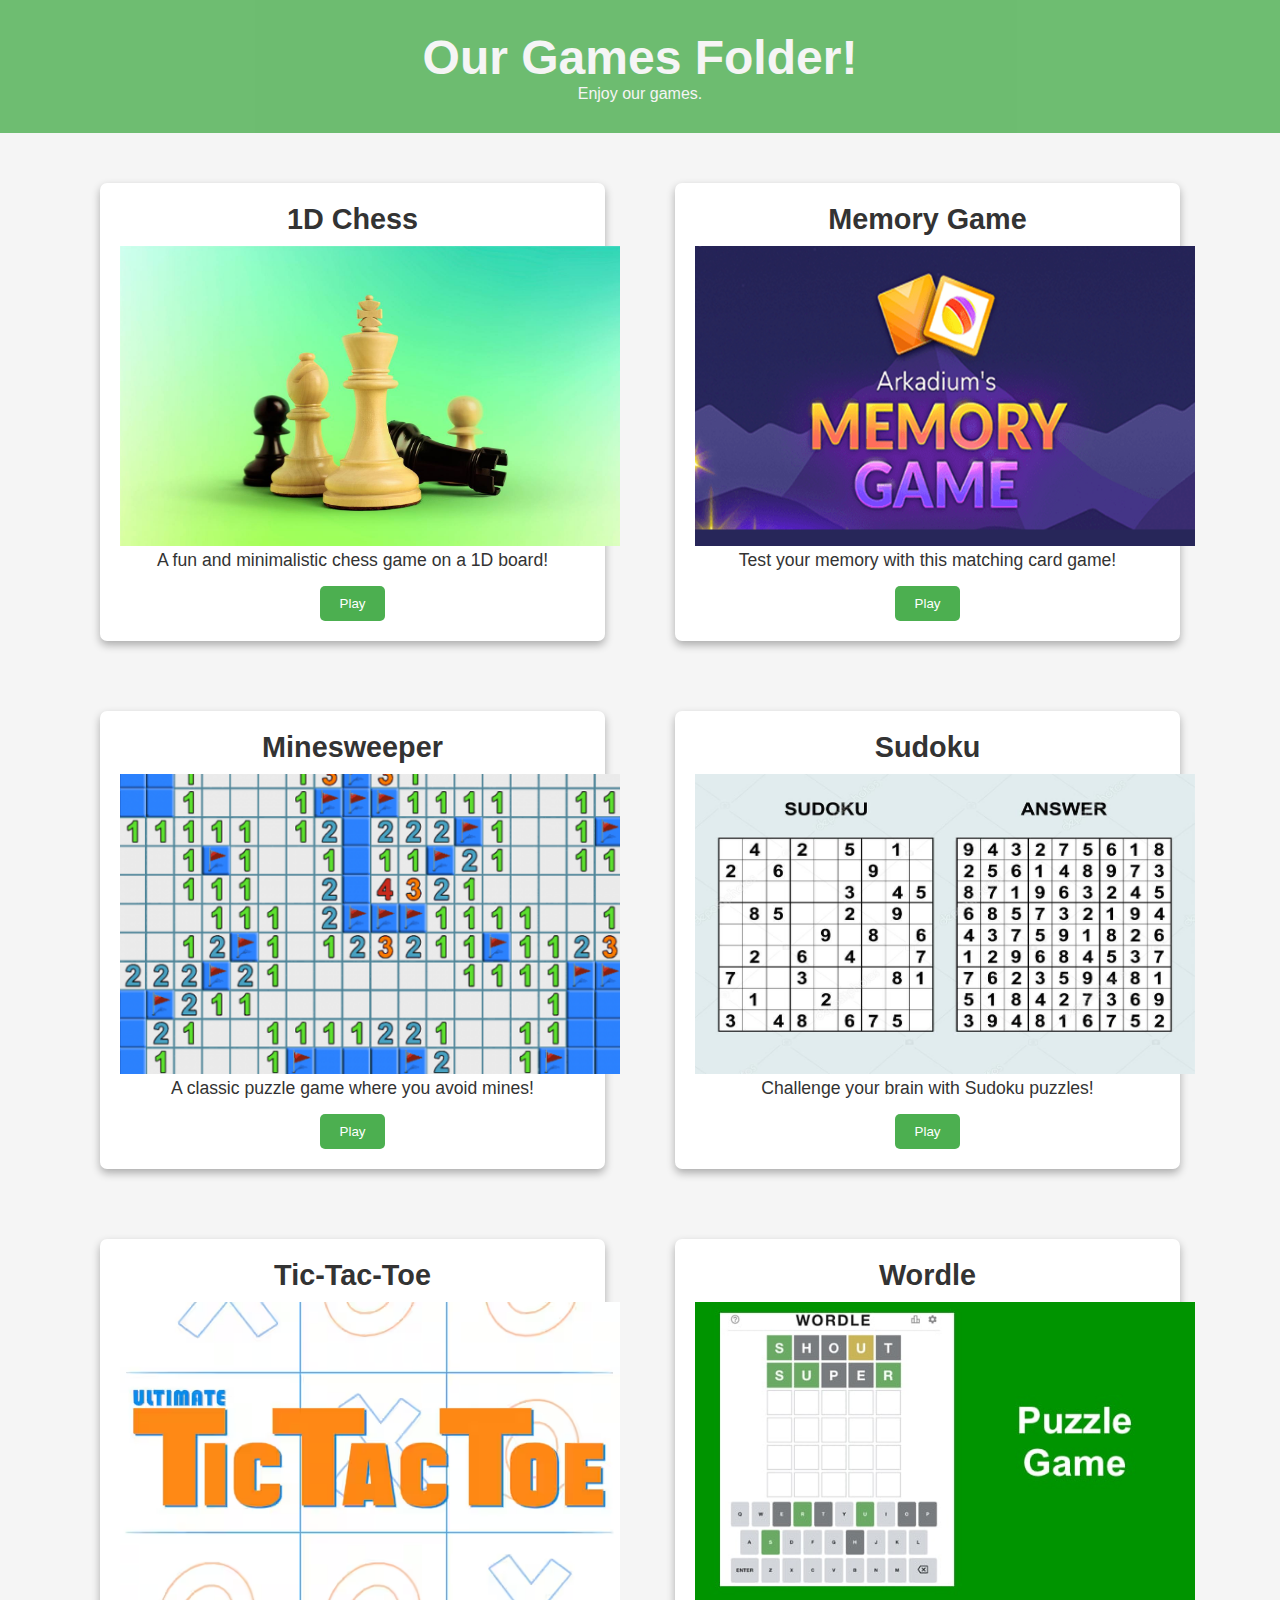
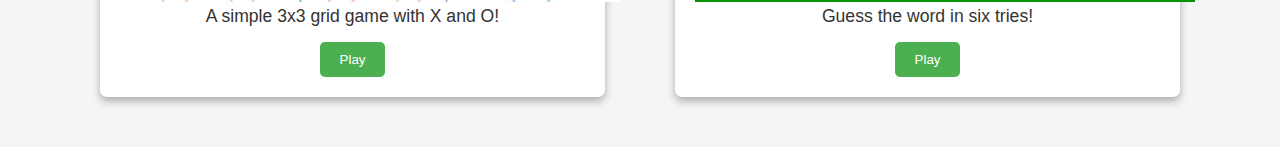
<file: index.htm>
<!DOCTYPE html>
<html lang="en">
<head>
  <meta charset="UTF-8">
  <meta name="viewport" content="width=device-width, initial-scale=1.0">
  <title>Games Folder</title>
  <link rel="shortcut icon" type="x-icon" href="images/icon.png">
  <link rel="stylesheet" href="style.css">
</head>
<body>
  <header>
    <h1>Our Games Folder!</h1>
    <p>Enjoy our games.</p> 
  </header>

  <main>
    <section class="games">
      <!-- 1D Chess Game -->
      <div class="game-card" id="game1">
        <h2>1D Chess</h2>
        <img src="Main-Page/images/chess.jpg" alt="1D Chess" />
        <p>A fun and minimalistic chess game on a 1D board!</p>
        <a href="1D-Chess-main/index.html" target="_blank">  
            <button>Play</button>
        </a>
      </div>

      <!-- Memory Game -->
      <div class="game-card" id="game2">
        <h2>Memory Game</h2>
        <img src="Main-Page/images/memory.png" alt="Memory Game" />
        <p>Test your memory with this matching card game!</p>
        <a href="Memory-Game-main/index.html" target="_blank">
            <button>Play</button>
        </a>
      </div>

      <!-- Minesweeper Game -->
      <div class="game-card" id="game3">
        <h2>Minesweeper</h2>
        <img src="Main-Page/images/minesweeper.png" alt="Minesweeper" />
        <p>A classic puzzle game where you avoid mines!</p>
        <a href="Minesweeper-main/index.html" target="_blank">
            <button>Play</button>
        </a>
      </div>

      <!-- Sudoku Game -->
      <div class="game-card" id="game4">
        <h2>Sudoku</h2>
        <img src="Main-Page/images/sudoku.jpg" alt="Sudoku" />
        <p>Challenge your brain with Sudoku puzzles!</p>
        <a href="sudoku-game-main/index.html" target="_blank">
            <button>Play</button>
        </a>
      </div>

      <!-- Tic-Tac-Toe Game -->
      <div class="game-card" id="game5">
        <h2>Tic-Tac-Toe</h2>
        <img src="Main-Page/images/tic-tac-toe.avif" alt="Tic-Tac-Toe" />
        <p>A simple 3x3 grid game with X and O!</p>
        <a href="TIC-TAC-TOE-main/index.html" target="_blank">
            <button>Play</button>
        </a>
      </div>

      <!-- Wordle Game -->
      <div class="game-card">
        <h2>Wordle</h2>
        <img src="Main-Page/images/wordle.jpg" alt="Wordle" />
        <p>Guess the word in six tries!</p>
        <a href="Wordle-game-main/Wordle.html" target="_blank">
            <button>Play</button>
        </a>
      </div>
    </section>
  </main>

</body>
</html>
</file>
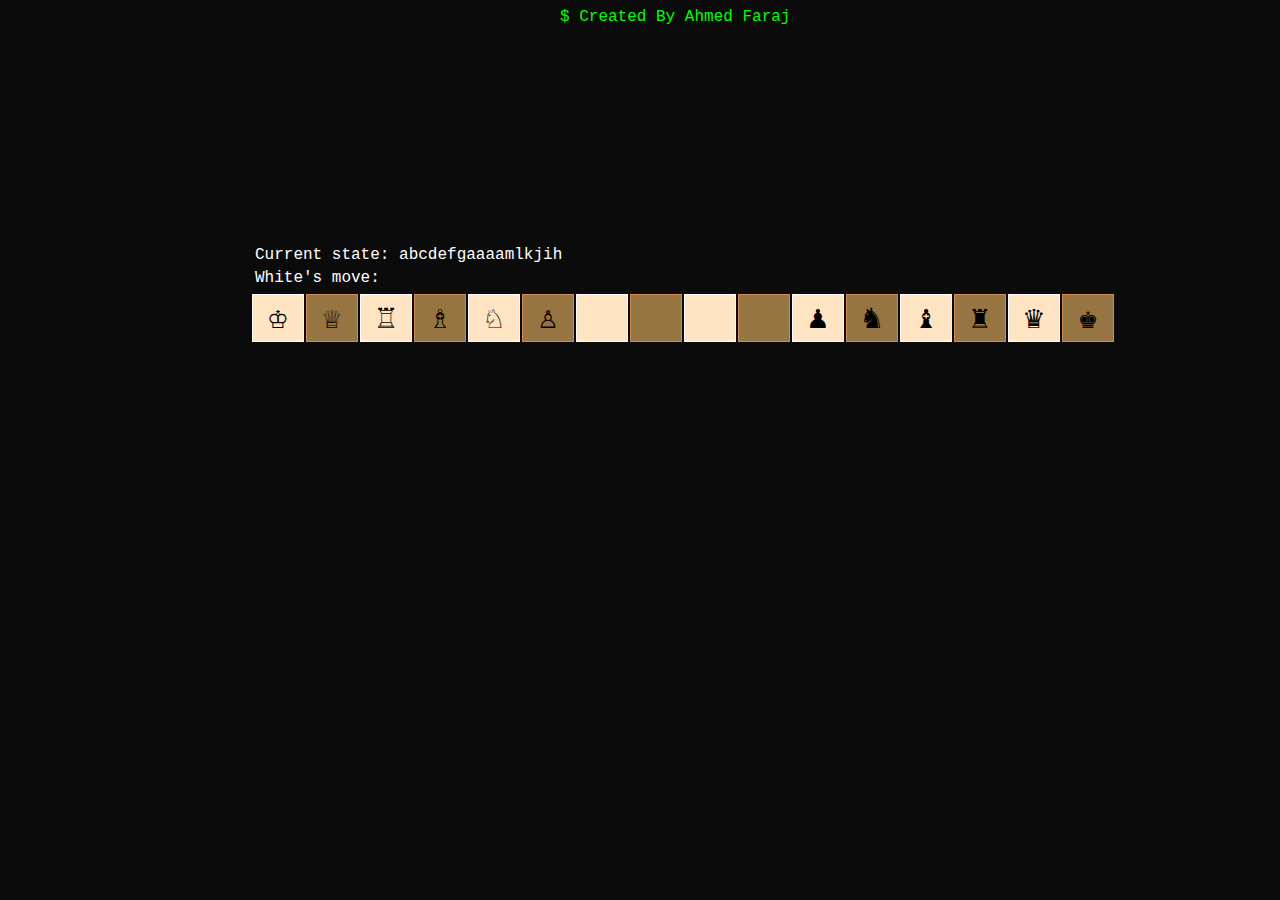
<file: 1D-Chess-main/index.html>
<html lang="en">
  <head>
    <title>1D Chess</title>
    <meta charset="UTF-8">
    <meta name="viewport" content="width=device-width, initial-scale=1.0">
    <link rel="stylesheet" href="chess.css" />

  </head>
  <body id="main">
    <div class="Ahmed_Faraj">$ Created By Ahmed Faraj</div>
  </body>
  <script src="chess.js"></script>
</html>

<!DOCTYPE html>
<html lang="en">
<head>
  
  
</head>
<body>
  
</body>
</html>
</file>
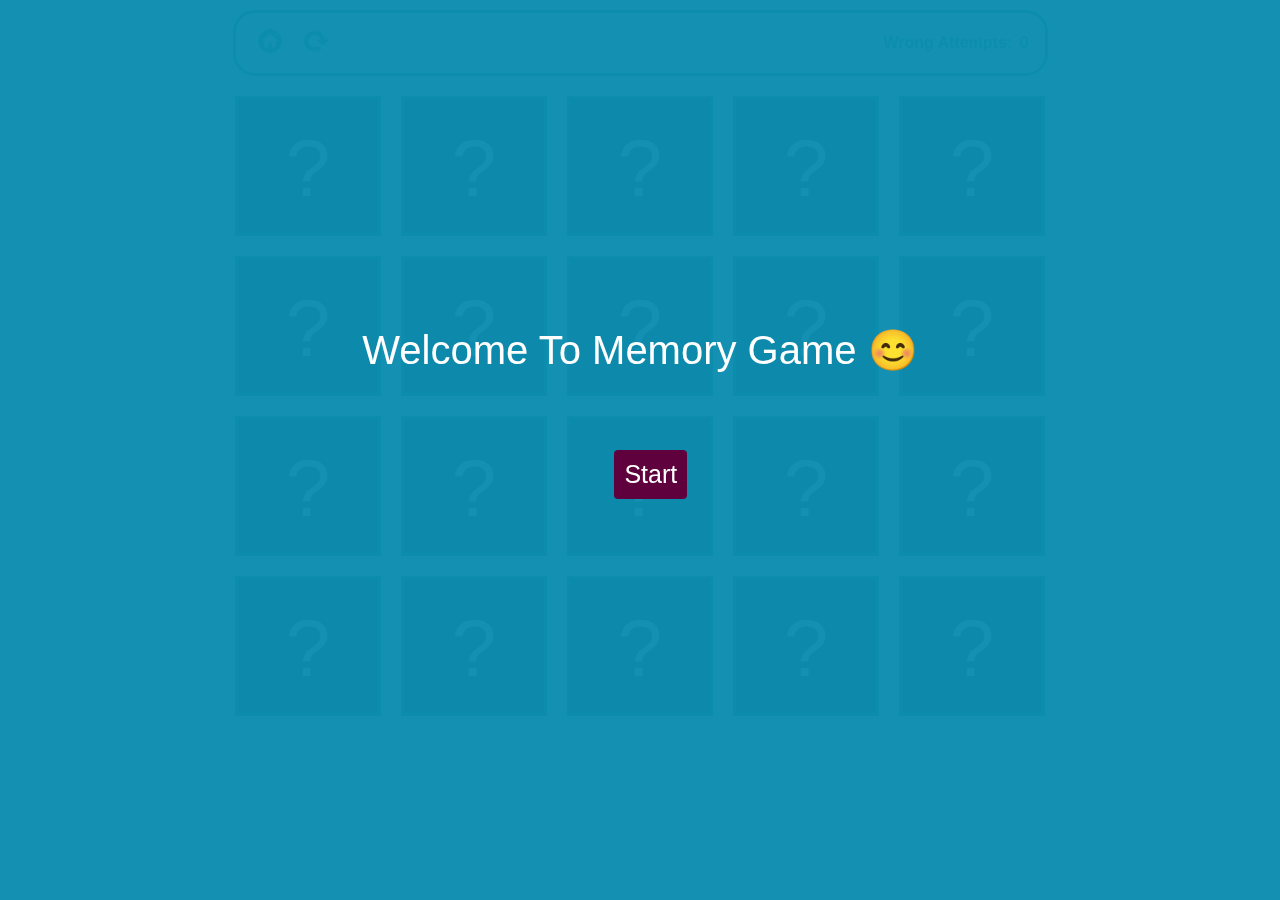
<file: Memory-Game-main/index.html>
<!DOCTYPE html>
<html lang="en">

<head>
    <meta charset="UTF-8">
    <meta name="viewport" content="width=device-width, initial-scale=1.0">
    <title>Memory Game</title>
    <link rel="stylesheet" href="memoryGame.css">
</head>

<body>
    <div class="start">
        <div>Welcome To Memory Game &#x1F60A;</div>
        <span>Start</span>
    </div>
    <div class="head">
        <div class="left-sec">
            <span><a href="../index.html"><img id="home" src="Icons/homeIcon.png" alt="home page"></a></span>
            <span><a href="index.html"><img id="repeat" src="Icons/reload.png" alt=""></a></span>
        </div>
        <div class="right-sec">
            Wrong Attempts: <span>0</span>
        </div>
    </div>
    <div class="game-blocks">
        <div class="block" data-prog="java">
            <div class="face front"></div>
            <div class="face back">
                <img src="Icons/java.png" alt="java">
            </div>
        </div>
        <div class="block" data-prog="java">
            <div class="face front"></div>
            <div class="face back">
                <img src="Icons/java.png" alt="java">
            </div>
        </div>
        <div class="block" data-prog="py">
            <div class="face front"></div>
            <div class="face back">
                <img src="Icons/python.png" alt="py">
            </div>
        </div>
        <div class="block" data-prog="py">
            <div class="face front"></div>
            <div class="face back">
                <img src="Icons/python.png" alt="py">
            </div>
        </div>
        <div class="block" data-prog="html">
            <div class="face front"></div>
            <div class="face back">
                <img src="Icons/html-5.png" alt="html">
            </div>
        </div>
        <div class="block" data-prog="html">
            <div class="face front"></div>
            <div class="face back">
                <img src="Icons/html-5.png" alt="html">
            </div>
        </div>
        <div class="block" data-prog="swift">
            <div class="face front"></div>
            <div class="face back">
                <img src="Icons/swift.png" alt="swift">
            </div>
        </div>
        <div class="block" data-prog="swift">
            <div class="face front"></div>
            <div class="face back">
                <img src="Icons/swift.png" alt="swift">
            </div>
        </div>
        <div class="block" data-prog="cpp">
            <div class="face front"></div>
            <div class="face back">
                <img src="Icons/c-.png" alt="c-">
            </div>
        </div>
        <div class="block" data-prog="cpp">
            <div class="face front"></div>
            <div class="face back">
                <img src="Icons/c-.png" alt="c-">
            </div>
        </div>
        <div class="block" data-prog="css">
            <div class="face front"></div>
            <div class="face back">
                <img src="Icons/css-3.png" alt="css">
            </div>
        </div>
        <div class="block" data-prog="css">
            <div class="face front"></div>
            <div class="face back">
                <img src="Icons/css-3.png" alt="css">
            </div>
        </div>
        <div class="block" data-prog="c-sharp">
            <div class="face front"></div>
            <div class="face back">
                <img src="Icons/c-sharp.png" alt="c-sharp">
            </div>
        </div>
        <div class="block" data-prog="c-sharp">
            <div class="face front"></div>
            <div class="face back">
                <img src="Icons/c-sharp.png" alt="c-sharp">
            </div>
        </div>
        <div class="block" data-prog="php">
            <div class="face front"></div>
            <div class="face back">
                <img src="Icons/php.png" alt="php">
            </div>
        </div>
        <div class="block" data-prog="php">
            <div class="face front"></div>
            <div class="face back">
                <img src="Icons/php.png" alt="php">
            </div>
        </div>
        <div class="block" data-prog="js">
            <div class="face front"></div>
            <div class="face back">
                <img src="Icons/js.png" alt="js">
            </div>
        </div>
        <div class="block" data-prog="js">
            <div class="face front"></div>
            <div class="face back">
                <img src="Icons/js.png" alt="js">
            </div>
        </div>
        <div class="block" data-prog="typescript">
            <div class="face front"></div>
            <div class="face back">
                <img src="Icons/typescript.png" alt="ts">
            </div>
        </div>
        <div class="block" data-prog="typescript">
            <div class="face front"></div>
            <div class="face back">
                <img src="Icons/typescript.png" alt="ts">
            </div>
        </div>
    </div>
    <script src="memoryGame.js" defer></script>

</body>

</html>
</file>
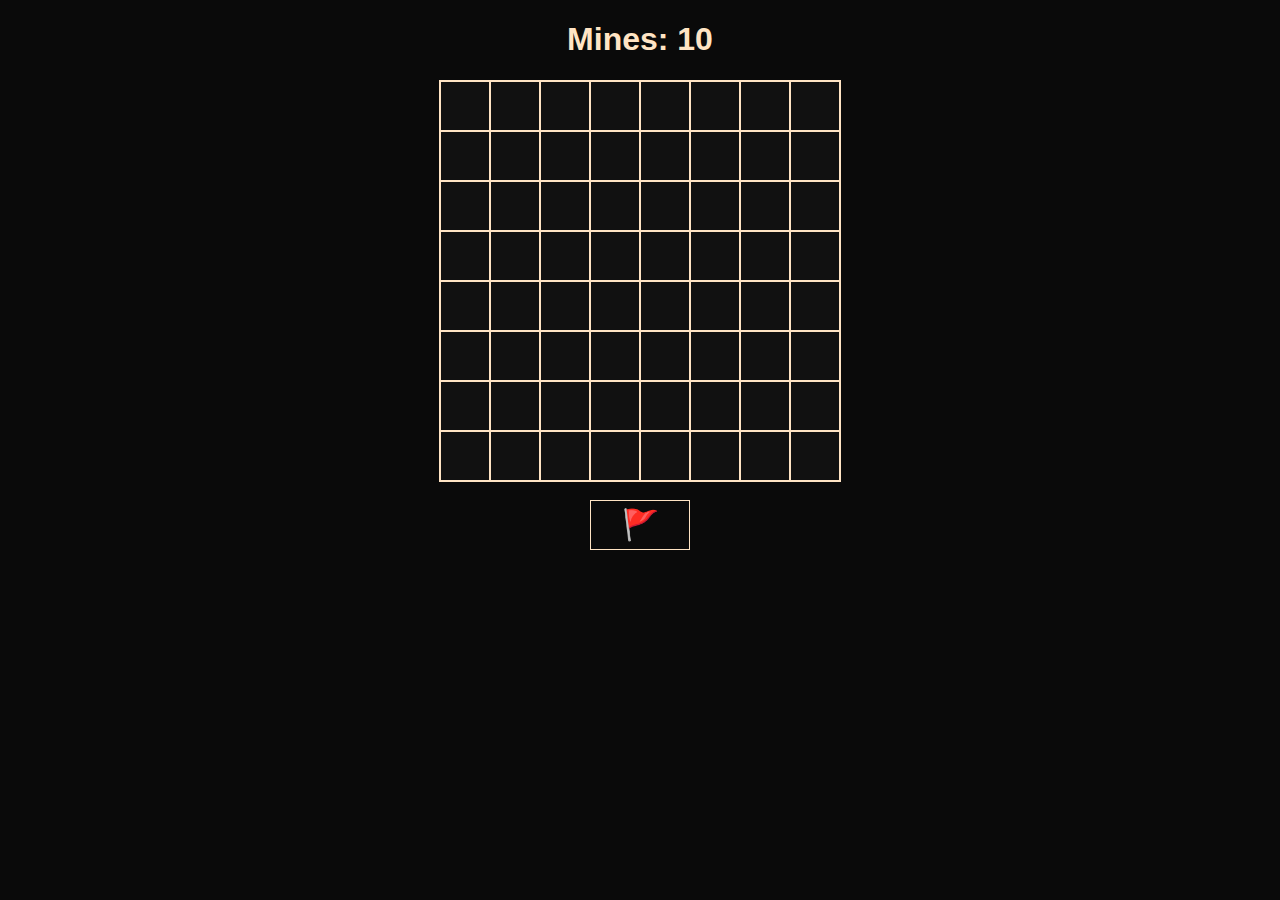
<file: Minesweeper-main/index.html>
<!DOCTYPE html>
<html>
    <head>
        <meta charset="UTF-8">
        <meta name="viewport" content="width=device-width, initial-scale=1.0">
        <title>Minesweeper By Ahmed Faraj</title>
        <link rel="stylesheet" href="minesweeper.css">
        <script src="minesweeper.js"></script>
    </head>

    <body>
        <h1><span class="texted">Mines: </span><span id="mines-count">0</span></h1>
        <div id="board"></div>
        <br>
        <button id="flag-button">🚩</button>
    </body>
</html>
</file>
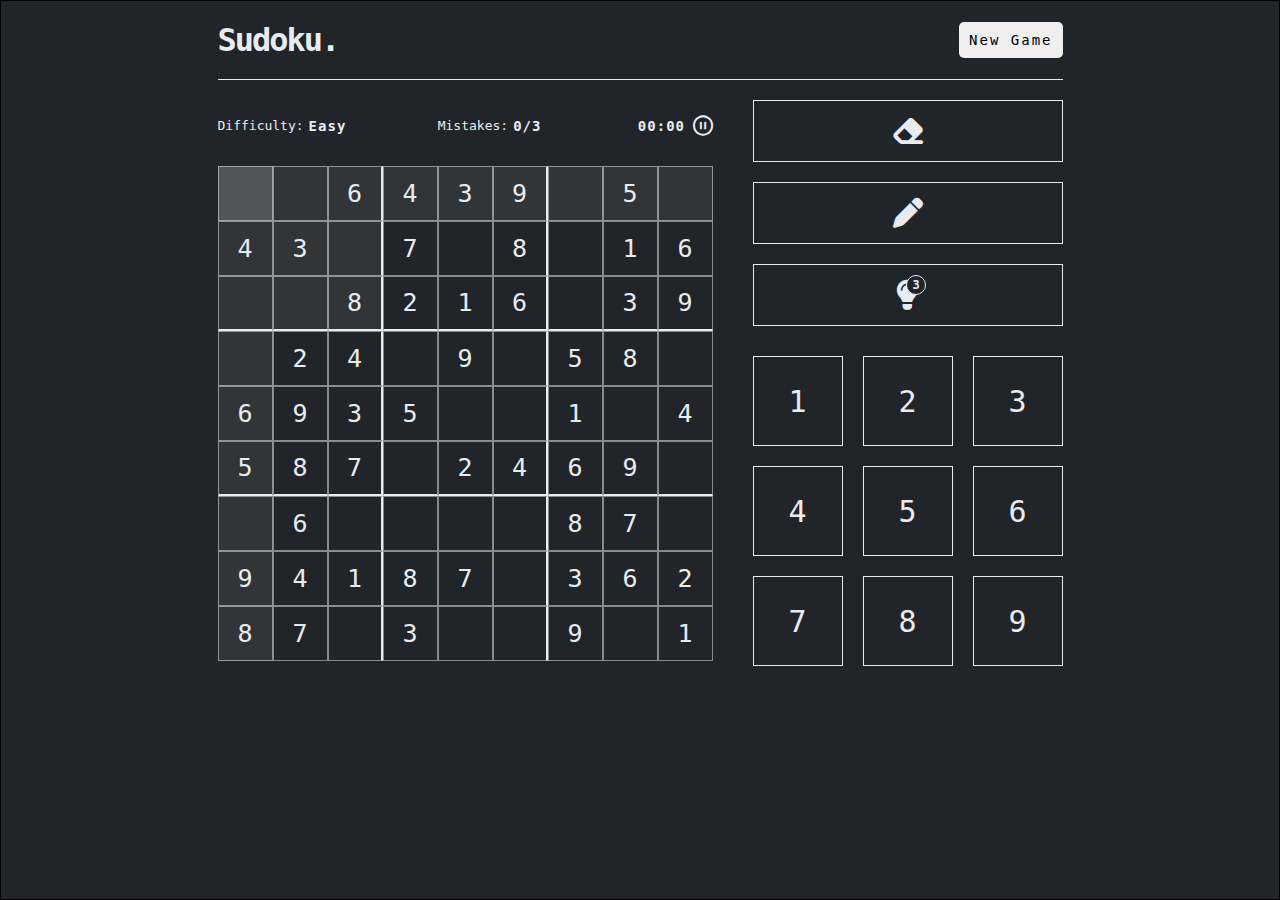
<file: sudoku-game-main/index.html>
<!DOCTYPE html>
<html lang="en">
    <head>
        <meta charset="UTF-8">
        <meta name="viewport" content="width=device-width, initial-scale=1.0">
        <title>Sudoku</title>
        <link rel="stylesheet" href="font-awesome/css/all.min.css">
        <link rel="stylesheet" href="style.css">
    </head>
    <body>
        <main>
            <header>
                <h1 class="game-name">Sudoku.</h1>
                <button class="new-game">
                    New Game
                    <div class="select-difficulty">
                        <div class="easy">Easy</div>
                        <div class="medium">Medium</div>
                        <div class="hard">Hard</div>
                    </div>
                </button>
            </header>
            <div class="game-container">
                <div class="overlay">
                    <div>
                        Game Over
                        <p> Press New Game Button </p>
                    </div>
                </div>
                <div class="game-info-and-board">
                    <div class="game-info">
                        <div class="difficulty">
                            Difficulty:<span>Easy</span>
                        </div>
                        <div class="mistakes">
                            Mistakes:<span>0/3</span>
                        </div>
                        <div class="time"> 
                            <span>00:00</span>
                            <i class="fa-regular fa-circle-pause"></i>
                        </div>
                    </div>
                    <div class="board"> </div>
                </div>
                <div class="game-controls-and-numbers">
                    <div class="game-controls">
                        <div title="erase" class="erase">
                            <i class="fa-solid fa-eraser"></i>
                        </div>
                        <div title="Note" class="note">
                            <i class="fa-solid fa-pen"></i>
                        </div>
                        <div title="Hint" class="hint">
                            <i class="fa-solid fa-lightbulb">
                                <span class="count">3</span>
                            </i>
                        </div>
                    </div>
                    <div class="game-numbers">
                        <span class="1">1</span>
                        <span class="2">2</span>
                        <span class="3">3</span>
                        <span class="4">4</span>
                        <span class="5">5</span>
                        <span class="6">6</span>
                        <span class="7">7</span>
                        <span class="8">8</span>
                        <span class="9">9</span>
                    </div>
                </div>
            </div>
        </main>
        <script src="main.js"></script>
    </body>
</html>
</file>
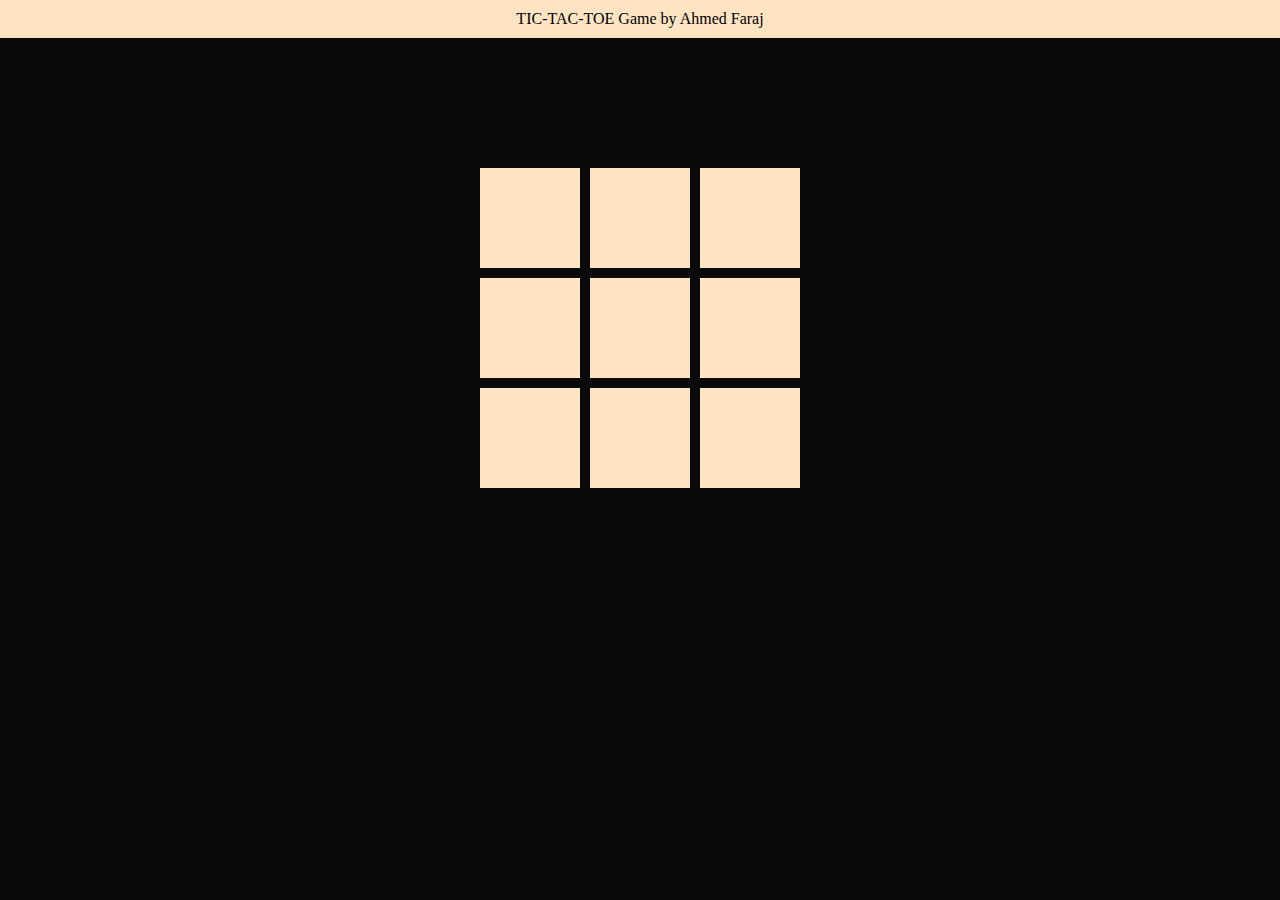
<file: TIC-TAC-TOE-main/index.html>
<!DOCTYPE html>
<html lang="en">
<head>
    <meta charset="UTF-8">
    <meta name="viewport" content="width=device-width, initial-scale=1.0">
    <title>TIC-TAC-TOE GAME By Ahmed Faraj</title>
    <link href="main.css" rel="stylesheet">
</head>
<body>
    <div class="head"><span>TIC-TAC-TOE Game by Ahmed Faraj</span></div>
    <div class="game">


        <div class="square" id="item1" onclick="game(this.id)"></div>
        <div class="square" id="item2" onclick="game(this.id)"></div>
        <div class="square" id="item3" onclick="game(this.id)"></div>

        <div class="square" id="item4" onclick="game(this.id)"></div>
        <div class="square" id="item5" onclick="game(this.id)"></div>
        <div class="square" id="item6" onclick="game(this.id)"></div>

        <div class="square" id="item7" onclick="game(this.id)"></div>
        <div class="square" id="item8" onclick="game(this.id)"></div>
        <div class="square" id="item9" onclick="game(this.id)"></div>

        <div class="win"></div>

    </div>
    <script src="main.js"></script>
</body>
</html>
</file>
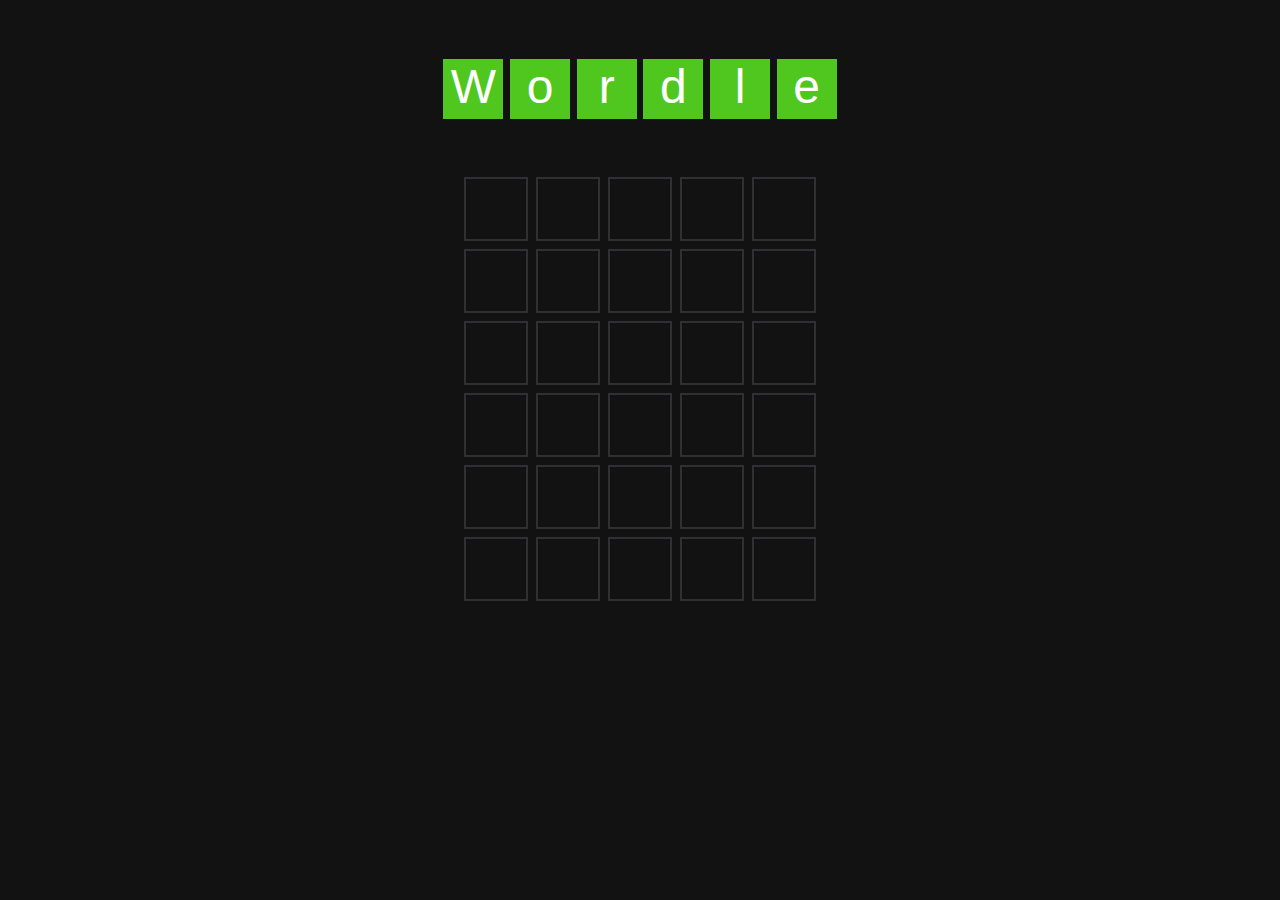
<file: Wordle-game-main/Wordle.html>
<!DOCTYPE html>
<html lang="en">
<head>
    <meta charset="UTF-8">
    <meta name="viewport" content="width=device-width, initial-scale=1.0">
    <link rel="stylesheet" href="work.css">
    <title>Wordle game</title>
</head>
<body>
    <div id = "all">
        <div class="title">
            <p>W</p>
            <p>o</p>
            <p>r</p>
            <p>d</p>
            <p>l</p>
            <p>e</p>
        </div>
    </div>
    <script src="work.js"></script>
</body>
</html>
</file>
<file: 1D-Chess-main/chess.css>
body {
  background-color: #0b0b0b;
  margin-left:  250px;
  color: white;
  font-family: 'Courier New', Courier, monospace;
}

div { margin: 5px; }

.board { font-size: 32px; color: #000; }

.board td {
  min-width: 1.5em;
  width: 1.5em;
  height: 1.5em;
  text-align: center;
}

.w { background-color: rgb(150, 117, 66); border: 0.5px solid rgb(210, 138, 80); }
.b { background-color: bisque; border: 0.5px solid rgb(255, 255, 255); }
.clickable { cursor: pointer; }
.source { border: 1px solid green; }
.target { cursor: pointer; border: 1px solid cyan; }
.danger { border: 1px solid red;}

.Ahmed_Faraj {
  margin-left: 310px; 
  color: rgb(0, 255, 0);
  font-family: 'Courier New', Courier, monospace;
  margin-bottom: 220px;
}
</file>
<file: Memory-Game-main/memoryGame.css>
* {
  box-sizing: border-box;
}
body {
  font-family: Arial, Helvetica, sans-serif;
}
.start {
  position: fixed;
  display: flex;
  top: 0;
  left: 0;
  width: 100%;
  height: 100%;
  z-index: 2;
  justify-content: center;
  align-items: center;
  background-color: rgb(12 141 176 / 97%);
}
.start div {
  color: white;
  font-size: 40px;
  margin-bottom: 200px;
}
.start span {
  position: absolute;
  color: white;
  background-color: rgb(95, 1, 60);
  padding: 10px;
  border-radius: 4px;
  top: 50%;
  left: 48%;
  font-size: 25px;
  cursor: pointer;
}
.right-sec{
  justify-self: center;
}
.head {
  width: 815px;
  border: darkcyan 3px solid;
  border-radius: 22px;
  color: darkcyan;
  background-color: #f6f6f6;
  margin: 10px auto;
  padding: 10px;
  display: flex;
  justify-content: space-between;
  align-items: center;
  font-weight: bold;
}
.head * {
  padding: 3px;
}

.game-blocks {
  display: flex;
  width: 830px;
  flex-wrap: wrap;
  margin: 20px auto;
}
.game-blocks .block {
  height: 140px;
  transition: transform 0.5s;
  transform-style: preserve-3d; 
  cursor: pointer;
  position: relative;
  flex: 1 0 140px;
  margin: 0px 10px 20px 10px;
}
.game-blocks .block.flip,
.game-blocks .block.matched {
  transform: rotateY(180deg);
}

.no-clicking * {
  pointer-events: none;
}

.game-blocks .block .front {
  background-color: #333;
  line-height: 140px;
}
.game-blocks .block .front::before {
  content: "?";
  color: white;
  font-size: 80px;
}
.game-blocks .block .back {
  background-color: #607d8b;
  transform: rotateY(180deg);
}

.game-blocks .block .back img {
  width: 80px;
  height: 80px;
  margin-top: 30px;
}

.game-blocks .block .face {
  position: absolute;
  width: 100%;
  height: 100%;
  text-align: center;
  backface-visibility: hidden;
  border: solid darkcyan 3px;
}

.game-over{
  position: fixed;
  display: flex;
  top: 0;
  left: 0;
  width: 100%;
  height: 100%;
  z-index: 2;
  justify-content: center;
  align-items: center;
  background-color: #a92d2df2;
}

#home,#repeat{
  width: 30px;
  height:30px;
}
</file>
<file: Minesweeper-main/minesweeper.css>
body {
    font-family: Arial, Helvetica, sans-serif;
    font-weight: bold;
    text-align: center;
    background-color: rgb(10, 10, 10);
}

#board {
    width: 400px;
    height: 400px;
    border: 1px solid bisque;
    background-color: rgb(17, 17, 17);

    margin: 0 auto;
    display: flex;
    flex-wrap: wrap;
}

.texted{
    color: bisque;
}

#board div {
    width: 48px;
    height: 48px;
    border: 1px solid rgb(255, 228, 196);
    font-size: 30px;
    display: flex;
    justify-content: center;
    align-items: center;
}

.tile-clicked {
    background-color: white;
}

.x1 {
    color: rgb(0, 242, 255);
}

.x2 {
    color: limegreen;
}

.x3 {
    color: rgb(255, 0, 0);
}

.x4 {
    color: rgb(201, 0, 201);
}

.x5 {
    color: gold;
}

.x6 {
    color: blue;
}

.x7 {
    color: teal;
}

.x8 {
    color: black;
}

#flag-button {
    width: 100px;
    height: 50px;
    font-size: 30px;
    background-color: #0b0b0b;
    border: none;
    border: bisque 1px solid;
}

#mines-count {
    color: bisque;
}
</file>
<file: sudoku-game-main/style.css>
:root {
    --background-color: rgba(33, 37, 41, 1);
    --primary-text-color: rgba(233, 236, 239, 1);
    --highlight-color: rgba(205, 212, 218, 1);
    --border-color: rgba(233, 236, 239, 1);
    --error-color: #e63946;
    --cell-size: 55px;
    --font-family: monospace;
    --font-size-small: 14px;
    --font-size-medium: 25px;
    --font-size-large: 30px;
    --font-weight-bold: bolder;
    --font-weight-normal: normal;
}

* {
    padding: 0;
    margin: 0;
    box-sizing: border-box;
    font-family: var(--font-family);
}

body {
    height: 100vh;
    display: flex;
    justify-content: center;
    border: 1px solid black;
    background-color: var(--background-color);
    color: var(--primary-text-color);
}

header {
    display: flex;
    justify-content: space-between;
    border-bottom: 1px solid var(--primary-text-color);
    align-items: center;
    padding: 20px 0;
}

header h1 {
    font-weight: var(--font-weight-bold);
    letter-spacing: -2px;
    font-size: 32px;
}

header .new-game {
    cursor: pointer;
    border: none;
    outline: none;
    padding: 10px;
    font-size: var(--font-size-small);
    border-radius: 5px;
    letter-spacing: 2px;
    position: relative;
}

header .new-game .select-difficulty {
    border-radius: 5px;
    z-index: 2;
    position: absolute;
    left: 0;
    top: 50px;
    background-color: var(--primary-text-color);
    padding: 10px;
    display: flex;
    flex-direction: column;
    gap: 10px;
    transition: transform 0.2s ease;
    transform-origin: top center;
    transform: scale(0);
}

header .new-game .select-difficulty.active {
    transform: scale(1);
}

header .new-game .select-difficulty::before {
    content: "";
    position: absolute;
    top: -20px;
    left: 40px;
    border-width: 10px;
    border-style: solid;
    border-color: transparent transparent var(--primary-text-color) transparent;
}

header .new-game .select-difficulty div {
    padding: 5px 10px;
    border: 1.5px solid black;
    border-radius: 5px;
}

.overlay {
    position: absolute;
    top: 0;
    left: 0;
    width: 100%;
    height: 100%;
    background-color: rgba(33, 37, 41, 0.75);
    z-index: 1;
    display: flex;
    align-items: center;
    justify-content: center;
    transform: scale(0);
}

.overlay.active {
    transform: scale(1);
}

.overlay div {
    padding: 25px 50px;
    background-color: var(--primary-text-color);
    color: var(--background-color);
    font-size: var(--font-size-large);
    font-weight: var(--font-weight-bold);
    border-radius: 5px;
    letter-spacing: 2.5px;
    text-align: center;
}

.overlay div p {
    margin-top: 10px;
    font-size: 15px;
}

.game-container {
    position: relative;
    display: flex;
    align-items: center;
    justify-content: center;
    gap: 40px;
}

.game-container .game-info {
    display: flex;
    justify-content: space-between;
    margin: 30px 0;
}

.game-container .game-info .difficulty,
.game-container .game-info .mistakes,
.game-container .game-info .time {
    display: flex;
    align-items: center;
}

.game-container .game-info span {
    font-weight: var(--font-weight-bold);
    font-size: var(--font-size-small);
    margin-left: 5px;
    letter-spacing: 1px;
}

.game-container .game-info .time i {
    font-size: 20px;
    margin-left: 7.5px;
    cursor: pointer;
}

.game-container .board {
    display: grid;
    grid-template-columns: repeat(9, var(--cell-size));
    grid-template-rows: repeat(9, var(--cell-size));
}

.game-container .board .cell {
    border: 0.5px solid rgba(255, 255, 255, 0.466);
    display: flex;
    flex-wrap: wrap;
    padding: 2px;
    font-size: var(--font-size-medium);
    justify-content: center;
    align-items: center;
    position: relative;
    cursor: pointer;
}

.game-container .board .cell .answer {
    position: absolute;
    width: 100%;
    height: 100%;
    display: flex;
    justify-content: center;
    align-items: center;
    cursor: pointer;
    top: 0;
    left: 0;
}

.game-container .board .cell .answer.wrong {
    color: var(--error-color);
}

.game-container .board .cell .answer.pause {
    background-color: var(--background-color);
    color: var(--background-color);
}

.game-container .board .cell.related.active {
    background-color: rgba(200, 200, 200, 0.3);
}

.game-container .board .cell.related {
    background-color: rgba(200, 200, 200, 0.1);
}

.game-container .board .cell.thicker-right {
    border-right: 2.5px solid var(--primary-text-color);
}

.game-container .board .cell.thicker-bottom {
    border-bottom: 2.5px solid var(--primary-text-color);
}

.game-container .board .cell span {
    width: calc(100% / 3);
    display: flex;
    justify-content: center;
    align-items: center;
    color: var(--highlight-color);
    font-size: 10px;
}

.game-container .game-controls {
    margin-bottom: 30px;
}

.game-container .game-controls div {
    display: flex;
    justify-content: center;
    color: var(--primary-text-color);
    border: 1px solid var(--primary-text-color);
    padding: 15px 0;
    cursor: pointer;
    font-size: var(--font-size-large);
    margin: 20px 0;
}

.game-container .game-controls .note.active {
    background-color: var(--primary-text-color);
    color: var(--background-color);
}

.game-container .game-controls .hint i {
    position: relative;
}

.game-container .game-controls .hint .count {
    position: absolute;
    background-color: var(--background-color);
    border: 1px solid var(--primary-text-color);
    font-size: 12px;
    width: 20px;
    height: 20px;
    border-radius: 50%;
    display: flex;
    align-items: center;
    justify-content: center;
    top: -5px;
    left: 10px;
}

.game-container .game-numbers {
    display: grid;
    grid-template-columns: repeat(3, 90px);
    grid-template-rows: repeat(3, 90px);
    gap: 20px;
}

.game-container .game-numbers span {
    display: flex;
    align-items: center;
    justify-content: center;
    border: 1.5px solid var(--primary-text-color);
    cursor: pointer;
    font-size: var(--font-size-large);
}

@media (max-width: 1000px) {
    .game-container {
        display: block;
    }

    .game-container .game-controls {
        display: flex;
        margin-bottom: 10px;
        gap: 10px;
    }

    .game-container .game-controls div {
        display: flex;
        justify-content: center;
        color: var(--primary-text-color);
        border: 1px solid var(--primary-text-color);
        padding: 15px 0;
        cursor: pointer;
        font-size: var(--font-size-large);
        margin: 20px 0;
        width: calc(100% / 3);
    }

    .game-container .game-numbers {
        display: flex;
        justify-content: space-between;
        gap: 5px;
    }

    .game-container .game-numbers span {
        font-size: 20px;
        width: 45px;
        height: 45px;
        border-radius: 50%;
    }
}

@media (max-width: 550px) {
    .game-container .board {
        display: grid;
        grid-template-columns: repeat(9, 37.5px);
        grid-template-rows: repeat(9, 37.5px);
    }

    .game-container .board .cell {
        font-size: 20px;
    }

    .game-container .game-numbers span {
        width: 30px;
        height: 30px;
    }
}
</file>
<file: TIC-TAC-TOE-main/main.css>
* {
    box-sizing: border-box;
    margin: 0px;
    padding: 0px;
}

body{
    background: rgb(10, 10, 10);
}

.game {
    width: 350px;
    height: 350px;
    margin: auto;
    text-align: center;
    color: black;
    padding: 30px;
    font-family: Arial, Helvetica, sans-serif;
    display: grid;
    gap : 10px;
    grid-template: repeat(3,1fr) / repeat(3,1fr);
    grid-template-areas:"a b c"
                        "d e f"
                        "g h i";
    justify-content: center;
    align-items: center;
}

.head {
    background-color: bisque;
    color: black;
    padding: 10px;
    text-align: center;
    margin-bottom: 100px;
}

.square {
    width: 100px;
    height: 100px;
    background-color: bisque;
    display: flex;
    justify-content: center;
    align-items: center;
    font-size: 50px;
}

.square:hover {
    background-color: white;
}
</file>
<file: Wordle-game-main/work.css>
body{
    background-color: var(--def);
}

#all{
    display: grid;
    place-items: center;
    width: 100%;
    height: 600px;
}
:root{
    --empty: #303032;
    --wrong: rgb(196, 132, 28);
    --right: rgb(80, 199, 30);
    --def:   #121212;
    --boxSize:60px;
}

.title{
    color: white;
    width: 400px;
    font-family: Arial, Helvetica, sans-serif;
    font-size: 3rem;
    display: grid;
    place-items: center;
    grid-template-columns: repeat(6,auto);
}

.title p{
    background-color: var(--right);
    width: var(--boxSize);
    height: var(--boxSize);
    text-align: center;
}

.grid{
   display: grid;
   grid-template-columns: repeat(5,auto);
   grid-template-rows: repeat(6,auto);
}

.box{
    border: 2px solid var(--empty);
    height: var(--boxSize);
    width: var(--boxSize);
    color: white;
    margin: 4px;
    text-transform: uppercase;
    display: grid;
    place-items: center;
    font-family: Arial, Helvetica, sans-serif;
    font-size: 2.4rem;
}

.box:hover{
    transform: scale(1.1);
    transition-duration: 300ms;
}

.box.empty{
    background-color: var(--empty);
    border: 2px solid var(--empty);
}
.box.wrong{
    background-color: var(--wrong);
    border: 2px solid var(--wrong);
}
.box.right{
    background-color: var(--right);
    border: 2px solid var(--right);
}

.animated{
    animation: flip 0.5s ease
}

@keyframes flip{
    0%{
        transform: scaleY(1);
    }
    50%{
        transform: scaleY(0);
    }
    100%{
        transform: scaleY(1);
    }
}
</file>
<file: style.css>
/* General reset and body styles */
* {
  margin: 0;
  padding: 0;
  box-sizing: border-box;
}

body {
  font-family: Arial, Helvetica, sans-serif;
  background-color: whitesmoke;
  color: #333;
}

header {
  text-align: center;
  padding: 30px;
  background-color: #4caf50;
  color: whitesmoke;
  opacity: 0.8;
}

header h1 {
  font-size: 3em;
}

main {
  padding: 30px;
}

.games {
  display: grid;
  grid-template-columns: repeat(auto-fill, minmax(500px, 2fr));
  gap: 70px;
  margin: 20px 70px;
}

.game-card {
  background-color: white;
  padding: 20px;
  border-radius: 7px;
  text-align: center;
  box-shadow: 0 4px 8px rgba(0, 0, 0, 0.3);
  transition: transform 0.3s ease;
}

.game-card:hover {
  transform: translateY(-10px);
}

.game-card h2 {
  font-size: 1.8em;
  margin-bottom: 10px;
}

.game-card p {
  font-size: 1.1em;
  margin-bottom: 15px;
}

button {
  background-color: #4caf50;
  color: white;
  border: none;
  padding: 10px 20px;
  border-radius: 5px;
  cursor: pointer;
  transition: background-color 0.3s ease;
}

button:hover {
  background-color: #45a049;
}

img {
  width: 500px;
  height: 300px;
}
</file>
